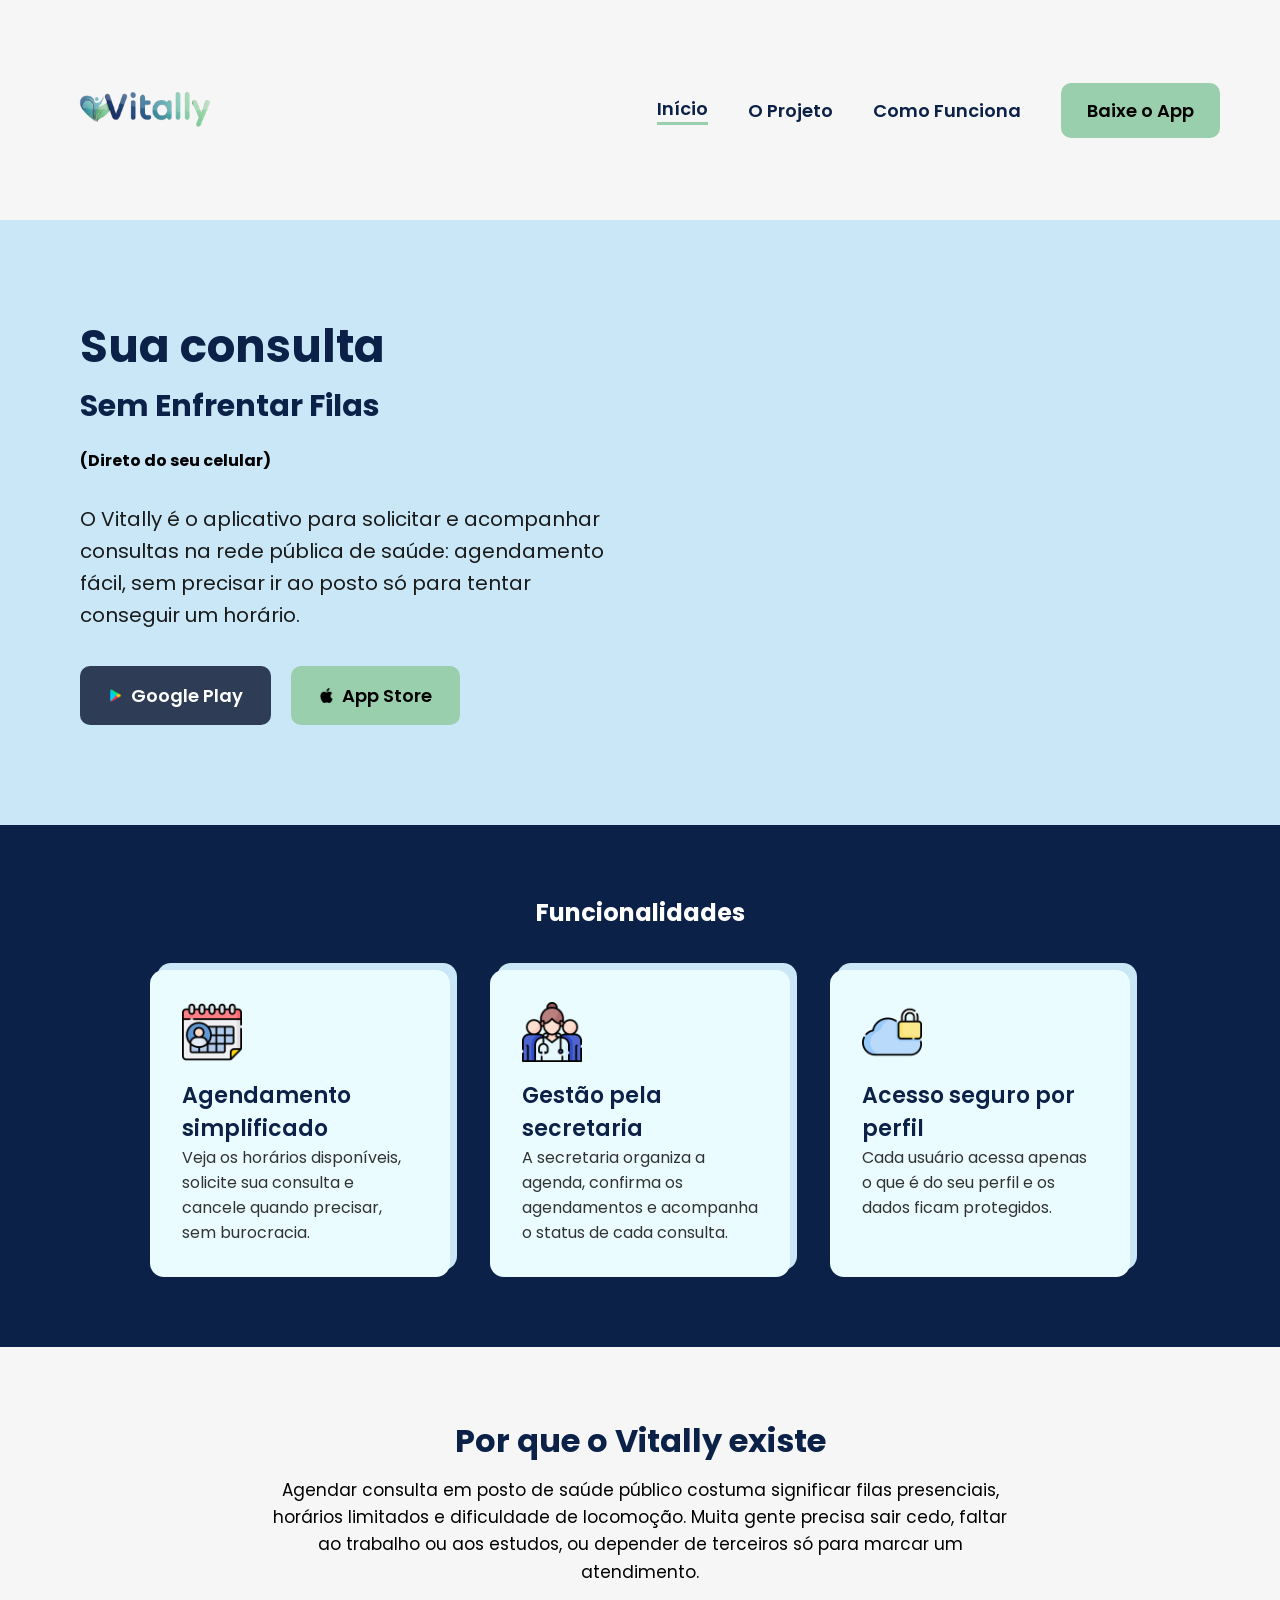
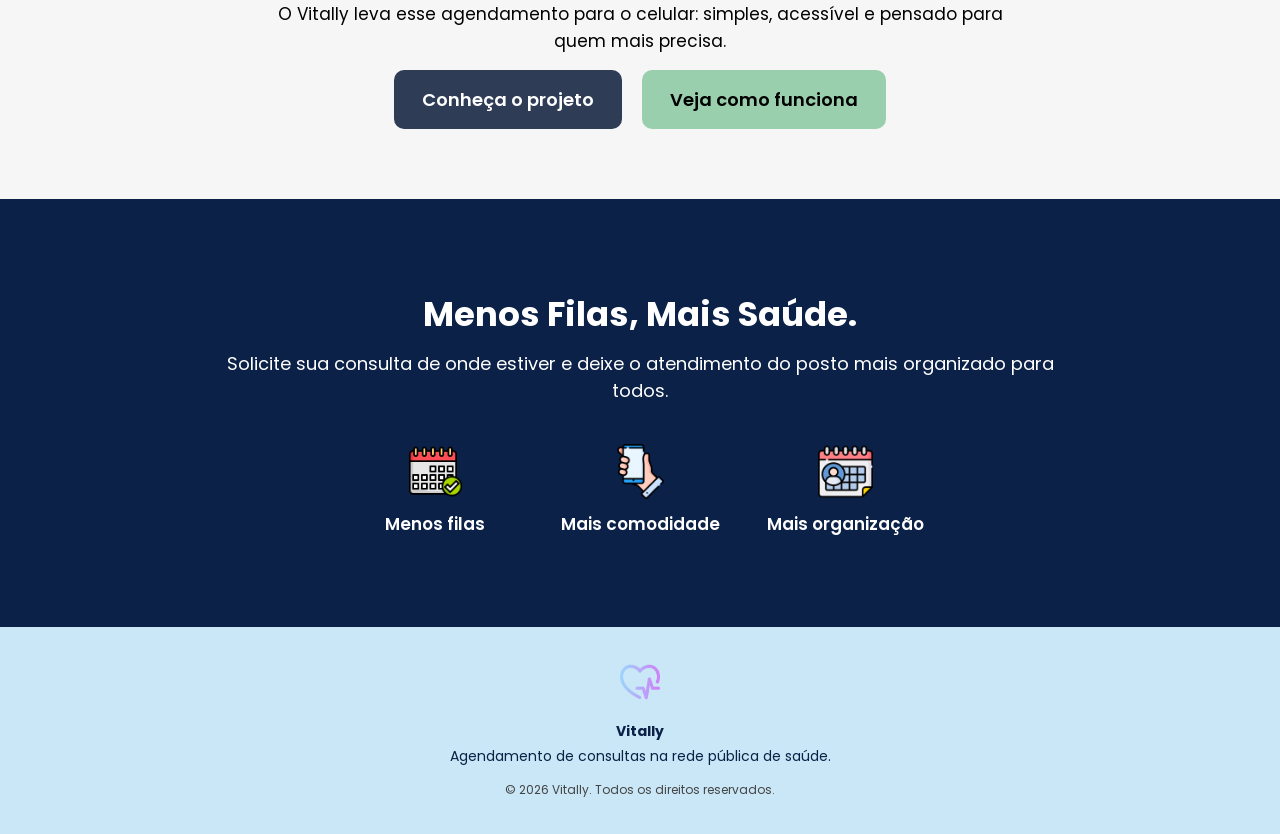
<file: index.html>
<!DOCTYPE html>
<html lang="pt-br">
  <head>
    <meta charset="UTF-8" />
    <meta name="viewport" content="width=device-width, initial-scale=1.0" />
    <meta name="description" content="Vitally: aplicativo para solicitar e acompanhar consultas na rede pública de saúde, sem filas." />
    <title>Vitally | Sua consulta sem enfrentar filas</title>
    <link
      rel="shortcut icon"
      href="img/frequencia-cardiaca.png"
      type="image/x-icon"
    />
    <link rel="stylesheet" href="style.css" />
    <link
      href="https://fonts.googleapis.com/css2?family=Poppins:wght@300;400;600;700&display=swap"
      rel="stylesheet"
    />
  </head>

  <body>
    <header class="header">
      <img src="img/logo vitally.png" alt="Vitally" class="logo" />

      <nav class="menu-desktop">
        <a href="index.html" class="atual">Início</a>
        <a href="projeto.html">O Projeto</a>
        <a href="agendamento.html">Como Funciona</a>
        <a href="index.html#baixar" class="btn-baixar">Baixe o App</a>
      </nav>

      <div id="menuBtn" class="menu-icon">☰</div>
    </header>

    <div class="fundo-menu"></div>

    <nav class="menu-lateral">
      <ul>
        <li><a href="index.html">Início</a></li>
        <li><a href="projeto.html">O Projeto</a></li>
        <li><a href="agendamento.html">Como Funciona</a></li>
        <li><a href="index.html#baixar">Baixe o App</a></li>
      </ul>
    </nav>

    <section class="destaque" id="inicio">
      <h2>Sua consulta <br /><strong>Sem Enfrentar Filas</strong></h2>
      <p><strong>(Direto do seu celular)</strong></p>
      <p class="descricao">
        O Vitally é o aplicativo para solicitar e acompanhar consultas na rede
        pública de saúde: agendamento fácil, sem precisar ir ao posto só para
        tentar conseguir um horário.
      </p>

      <div class="botoes" id="baixar">
        <a
          href="https://play.google.com/store/search?q=Vitally&c=apps&hl=pt_BR"
          target="_blank"
          class="google"
        >
          <img src="img/google-play.png" alt="logo" />
          Google Play
        </a>
        <a
          href="https://www.apple.com/br/app-store/"
          target="_blank"
          class="apple"
        >
          <img src="img/logotipo-da-apple.png" alt="logo" />
          App Store
        </a>
      </div>
    </section>

    <section class="func">
      <h2>Funcionalidades</h2>

      <div class="cards">
        <div class="card">
          <img src="img/agenda.png" alt="Agenda" class="icon" />
          <h3>Agendamento simplificado</h3>
          <p>Veja os horários disponíveis, solicite sua consulta e cancele quando precisar, sem burocracia.</p>
        </div>

        <div class="card">
          <img src="img/equipe-medica.png" alt="Equipe médica" class="icon" />
          <h3>Gestão pela secretaria</h3>
          <p>A secretaria organiza a agenda, confirma os agendamentos e acompanha o status de cada consulta.</p>
        </div>

        <div class="card">
          <img src="img/computacao-em-nuvem.png" alt="Nuvem com cadeado" class="icon" />
          <h3>Acesso seguro por perfil</h3>
          <p>Cada usuário acessa apenas o que é do seu perfil e os dados ficam protegidos.</p>
        </div>
      </div>
    </section>

    <section class="secao-clara">
      <h2 class="titulo-secao">Por que o Vitally existe</h2>
      <p class="texto-secao">
        Agendar consulta em posto de saúde público costuma significar filas
        presenciais, horários limitados e dificuldade de locomoção. Muita gente
        precisa sair cedo, faltar ao trabalho ou aos estudos, ou depender de
        terceiros só para marcar um atendimento.
      </p>
      <p class="texto-secao">
        O Vitally leva esse agendamento para o celular: simples, acessível e
        pensado para quem mais precisa.
      </p>

      <div class="botoes">
        <a href="projeto.html" class="botao botao-escuro">Conheça o projeto</a>
        <a href="agendamento.html" class="botao botao-verde">Veja como funciona</a>
      </div>
    </section>

    <section class="extra">
      <div class="extra-container">
        <h2 class="extra-titulo">Menos Filas, Mais Saúde.</h2>
        <p class="extra-subtitulo">
          Solicite sua consulta de onde estiver e deixe o atendimento do posto
          mais organizado para todos.
        </p>

        <div class="extra-cards">
          <div class="extra-card">
            <img src="img/calendario.png" alt="Calendário" class="extra-icon" />
            <p class="extra-card-text">Menos filas</p>
          </div>

          <div class="extra-card">
            <img src="img/smartphone.png" alt="Celular" class="extra-icon" />
            <p class="extra-card-text">Mais comodidade</p>
          </div>

          <div class="extra-card">
            <img src="img/agenda.png" alt="Agenda" class="extra-icon" />
            <p class="extra-card-text">Mais organização</p>
          </div>
        </div>
      </div>
    </section>

    <footer class="rodape">
      <img src="img/frequencia-cardiaca.png" alt="" />
      <p><strong>Vitally</strong></p>
      <p>Agendamento de consultas na rede pública de saúde.</p>
      <p class="copy">© 2026 Vitally. Todos os direitos reservados.</p>
    </footer>

    <script src="menu.js"></script>
  </body>
</html>
</file>
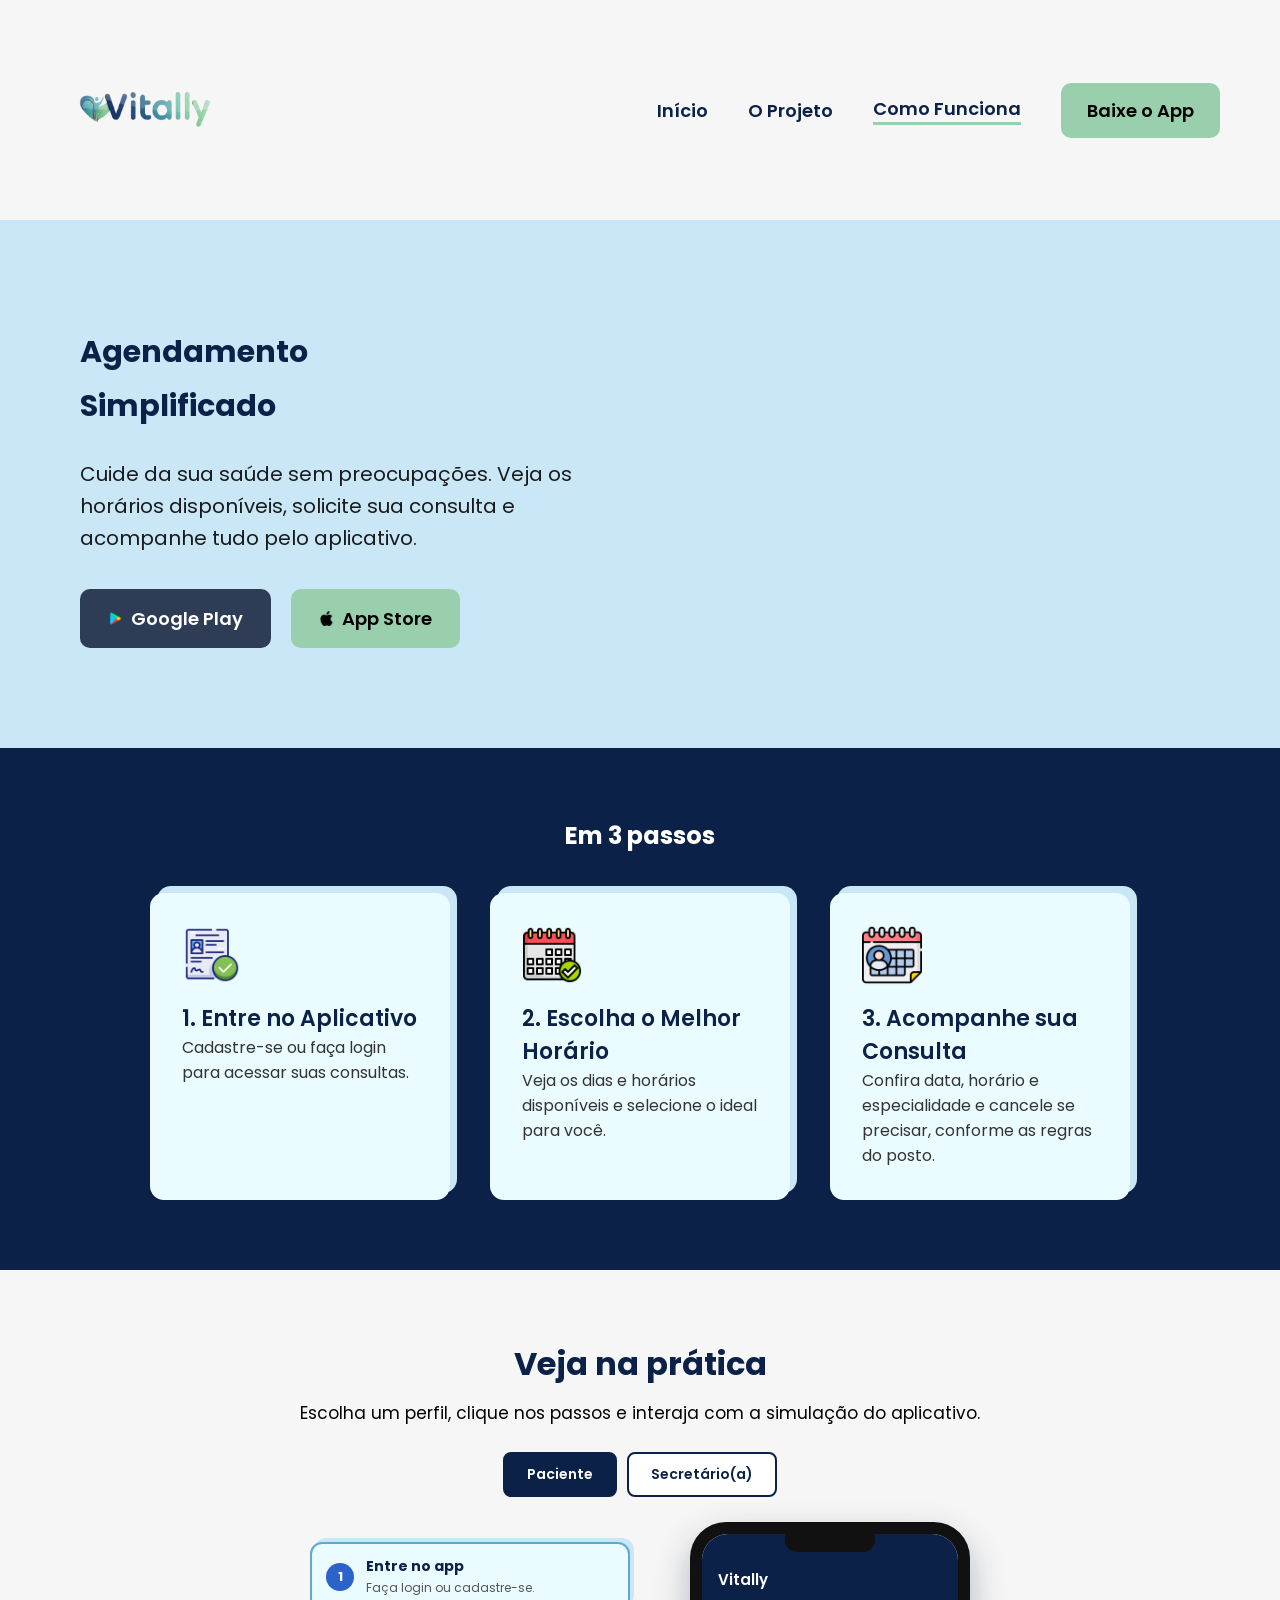
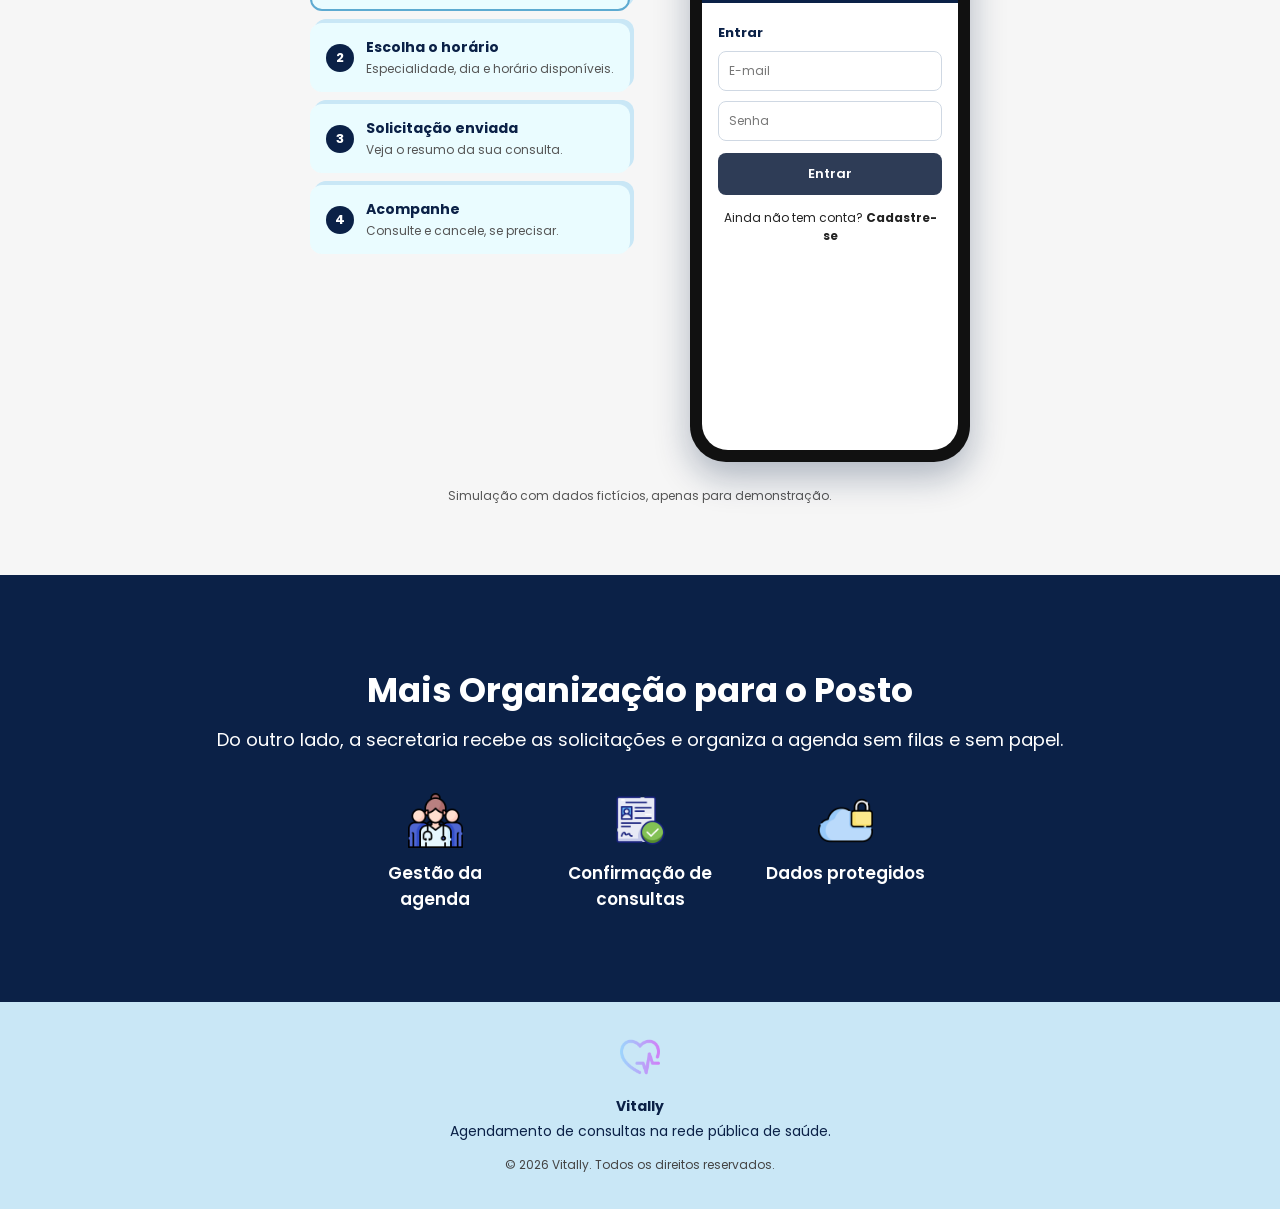
<file: agendamento.html>
<!DOCTYPE html>
<html lang="pt-br">
  <head>
    <meta charset="UTF-8" />
    <meta name="viewport" content="width=device-width, initial-scale=1.0" />
    <meta name="description" content="Veja na prática como o Vitally funciona para pacientes e secretários." />
    <title>Vitally | Como funciona</title>
    <link
      rel="shortcut icon"
      href="img/frequencia-cardiaca.png"
      type="image/x-icon"
    />
    <link rel="stylesheet" href="style.css" />
    <link
      href="https://fonts.googleapis.com/css2?family=Poppins:wght@300;400;600;700&display=swap"
      rel="stylesheet"
    />
  </head>

  <body>
    <header class="header">
      <img src="img/logo vitally.png" alt="Vitally" class="logo" />

      <nav class="menu-desktop">
        <a href="index.html">Início</a>
        <a href="projeto.html">O Projeto</a>
        <a href="agendamento.html" class="atual">Como Funciona</a>
        <a href="index.html#baixar" class="btn-baixar">Baixe o App</a>
      </nav>

      <div id="menuBtn" class="menu-icon">☰</div>
    </header>

    <div class="fundo-menu"></div>

    <nav class="menu-lateral">
      <ul>
        <li><a href="index.html">Início</a></li>
        <li><a href="projeto.html">O Projeto</a></li>
        <li><a href="agendamento.html">Como Funciona</a></li>
        <li><a href="index.html#baixar">Baixe o App</a></li>
      </ul>
    </nav>

    <section class="destaque">
      <h2><strong>Agendamento <br />Simplificado</strong></h2>

      <p class="descricao">
        Cuide da sua saúde sem preocupações. Veja os horários disponíveis,
        solicite sua consulta e acompanhe tudo pelo aplicativo.
      </p>

      <div class="botoes">
        <a
          href="https://play.google.com/store/search?q=Vitally&c=apps&hl=pt_BR"
          target="_blank"
          class="google"
        >
          <img src="img/google-play.png" alt="logo" />
          Google Play
        </a>
        <a
          href="https://www.apple.com/br/app-store/"
          target="_blank"
          class="apple"
        >
          <img src="img/logotipo-da-apple.png" alt="logo" />
          App Store
        </a>
      </div>
    </section>

    <section class="func">
      <h2>Em 3 passos</h2>

      <div class="cards">
        <div class="card">
          <img src="img/inscricao-confirmada.png" alt="Cadastro confirmado" class="icon" />
          <h3>1. Entre no Aplicativo</h3>
          <p>Cadastre-se ou faça login para acessar suas consultas.</p>
        </div>

        <div class="card">
          <img src="img/calendario.png" alt="Calendário" class="icon" />
          <h3>2. Escolha o Melhor Horário</h3>
          <p>Veja os dias e horários disponíveis e selecione o ideal para você.</p>
        </div>

        <div class="card">
          <img src="img/agenda.png" alt="Agenda" class="icon" />
          <h3>3. Acompanhe sua Consulta</h3>
          <p>Confira data, horário e especialidade e cancele se precisar, conforme as regras do posto.</p>
        </div>
      </div>
    </section>

    <section class="secao-clara" id="demonstracao">
      <h2 class="titulo-secao">Veja na prática</h2>
      <p class="texto-secao">
        Escolha um perfil, clique nos passos e interaja com a simulação do
        aplicativo.
      </p>

      <div class="abas">
        <button class="aba ativa" data-perfil="paciente">Paciente</button>
        <button class="aba" data-perfil="secretaria">Secretário(a)</button>
      </div>

      <div class="demo">
        <div class="lista-passos">
          <ol class="passos" data-perfil="paciente">
            <li>
              <button class="passo ativo" data-tela="t-login">
                <b>1</b>
                <span><strong>Entre no app</strong><small>Faça login ou cadastre-se.</small></span>
              </button>
            </li>
            <li>
              <button class="passo" data-tela="t-horarios">
                <b>2</b>
                <span><strong>Escolha o horário</strong><small>Especialidade, dia e horário disponíveis.</small></span>
              </button>
            </li>
            <li>
              <button class="passo" data-tela="t-confirmacao">
                <b>3</b>
                <span><strong>Solicitação enviada</strong><small>Veja o resumo da sua consulta.</small></span>
              </button>
            </li>
            <li>
              <button class="passo" data-tela="t-consultas">
                <b>4</b>
                <span><strong>Acompanhe</strong><small>Consulte e cancele, se precisar.</small></span>
              </button>
            </li>
          </ol>

          <ol class="passos oculto" data-perfil="secretaria">
            <li>
              <button class="passo ativo" data-tela="t-solicitacoes">
                <b>1</b>
                <span><strong>Solicitações</strong><small>Confirme os pedidos dos pacientes.</small></span>
              </button>
            </li>
            <li>
              <button class="passo" data-tela="t-agenda">
                <b>2</b>
                <span><strong>Agenda do dia</strong><small>Veja os atendimentos organizados.</small></span>
              </button>
            </li>
            <li>
              <button class="passo" data-tela="t-pacientes">
                <b>3</b>
                <span><strong>Pacientes</strong><small>Cadastre e gerencie pacientes.</small></span>
              </button>
            </li>
            <li>
              <button class="passo" data-tela="t-resumo">
                <b>4</b>
                <span><strong>Resumo</strong><small>Agendadas, canceladas e realizadas.</small></span>
              </button>
            </li>
          </ol>
        </div>

        <div class="celular">
          <div class="tela-area">

            <!-- PACIENTE -->
            <div class="tela ativa" id="t-login">
              <div class="app-topo">Vitally</div>
              <div class="app-corpo">
                <h4>Entrar</h4>
                <div class="campo">E-mail</div>
                <div class="campo">Senha</div>
                <button class="btn-app" data-ir="t-horarios">Entrar</button>
                <p style="margin-top: 14px; text-align: center">
                  Ainda não tem conta? <strong>Cadastre-se</strong>
                </p>
              </div>
            </div>

            <div class="tela" id="t-horarios">
              <div class="app-topo">Agendar consulta</div>
              <div class="app-corpo">
                <h4>Especialidade</h4>
                <div class="chips" id="g-especialidade">
                  <button class="chip sel">Clínico geral</button>
                  <button class="chip">Pediatria</button>
                  <button class="chip">Cardiologia</button>
                  <button class="chip">Ginecologia</button>
                </div>

                <h4>Dia</h4>
                <div class="chips" id="g-dia">
                  <button class="chip sel">Seg 30/11</button>
                  <button class="chip">Ter 01/12</button>
                  <button class="chip">Qua 02/12</button>
                </div>

                <h4>Horários disponíveis</h4>
                <div class="chips" id="g-horario">
                  <button class="chip">08:00</button>
                  <button class="chip">09:30</button>
                  <button class="chip">10:30</button>
                  <button class="chip">14:00</button>
                </div>

                <button class="btn-app" id="btnSolicitar" data-ir="t-confirmacao" disabled>
                  Solicitar consulta
                </button>
              </div>
            </div>

            <div class="tela" id="t-confirmacao">
              <div class="app-topo">Consulta solicitada</div>
              <div class="app-corpo">
                <div class="confirmacao">✓</div>
                <h4 style="text-align: center">Tudo certo!</h4>
                <div class="resumo">
                  <strong>Especialidade:</strong> <span id="res-esp">Clínico geral</span><br />
                  <strong>Dia:</strong> <span id="res-dia">Seg 30/11</span><br />
                  <strong>Horário:</strong> <span id="res-hora">08:00</span><br />
                  <strong>Status:</strong> <span class="status">Aguardando confirmação</span>
                </div>
                <button class="btn-app" data-ir="t-consultas">Ver minhas consultas</button>
              </div>
            </div>

            <div class="tela" id="t-consultas">
              <div class="app-topo">Minhas consultas</div>
              <div class="app-corpo">
                <div class="item-lista">
                  <div>
                    <strong id="nova-titulo">Clínico geral</strong>
                    <span id="nova-info">Seg 30/11 · 08:00</span>
                  </div>
                  <div class="acoes">
                    <span class="status">Aguardando</span>
                    <button class="mini-btn claro cancelar">Cancelar</button>
                  </div>
                </div>

                <div class="item-lista">
                  <div>
                    <strong>Cardiologia</strong>
                    <span>Qua 02/12 · 14:00</span>
                  </div>
                  <div class="acoes">
                    <span class="status ok">Confirmada</span>
                    <button class="mini-btn claro cancelar">Cancelar</button>
                  </div>
                </div>
              </div>
            </div>

            <!-- SECRETÁRIO(A) -->
            <div class="tela" id="t-solicitacoes">
              <div class="app-topo">Solicitações</div>
              <div class="app-corpo">
                <div class="item-lista">
                  <div><strong>Maria S.</strong><span>Clínico geral · Seg 30/11 · 08:00</span></div>
                  <div class="acoes">
                    <span class="status">Pendente</span>
                    <button class="mini-btn confirmar">Confirmar</button>
                  </div>
                </div>
                <div class="item-lista">
                  <div><strong>João P.</strong><span>Pediatria · Seg 30/11 · 09:30</span></div>
                  <div class="acoes">
                    <span class="status">Pendente</span>
                    <button class="mini-btn confirmar">Confirmar</button>
                  </div>
                </div>
                <div class="item-lista">
                  <div><strong>Ana L.</strong><span>Cardiologia · Qua 02/12 · 14:00</span></div>
                  <div class="acoes">
                    <span class="status">Pendente</span>
                    <button class="mini-btn confirmar">Confirmar</button>
                  </div>
                </div>
              </div>
            </div>

            <div class="tela" id="t-agenda">
              <div class="app-topo">Agenda do dia</div>
              <div class="app-corpo">
                <div class="item-lista">
                  <div><strong>08:00 · Maria S.</strong><span>Clínico geral</span></div>
                  <span class="status ok">Confirmada</span>
                </div>
                <div class="item-lista">
                  <div><strong>09:30 · João P.</strong><span>Pediatria</span></div>
                  <span class="status">Aguardando</span>
                </div>
                <div class="item-lista">
                  <div><strong>14:00 · Ana L.</strong><span>Cardiologia</span></div>
                  <span class="status ok">Confirmada</span>
                </div>
              </div>
            </div>

            <div class="tela" id="t-pacientes">
              <div class="app-topo">Pacientes</div>
              <div class="app-corpo">
                <div class="item-lista">
                  <div><strong>Maria S.</strong><span>Cadastro atualizado</span></div>
                </div>
                <div class="item-lista">
                  <div><strong>João P.</strong><span>Cadastro atualizado</span></div>
                </div>
                <div class="item-lista">
                  <div><strong>Ana L.</strong><span>Cadastro atualizado</span></div>
                </div>
                <button class="btn-app">+ Cadastrar paciente</button>
              </div>
            </div>

            <div class="tela" id="t-resumo">
              <div class="app-topo">Resumo</div>
              <div class="app-corpo">
                <div class="contadores">
                  <div class="contador"><strong>12</strong>Agendadas</div>
                  <div class="contador"><strong>3</strong>Canceladas</div>
                  <div class="contador"><strong>28</strong>Realizadas</div>
                </div>
                <p>
                  Acompanhe a quantidade de consultas agendadas, canceladas e
                  realizadas no posto.
                </p>
              </div>
            </div>

          </div>
        </div>
      </div>

      <p class="aviso-demo">Simulação com dados fictícios, apenas para demonstração.</p>
    </section>

    <section class="extra">
      <div class="extra-container">
        <h2 class="extra-titulo">Mais Organização para o Posto</h2>
        <p class="extra-subtitulo">
          Do outro lado, a secretaria recebe as solicitações e organiza a
          agenda sem filas e sem papel.
        </p>

        <div class="extra-cards">
          <div class="extra-card">
            <img src="img/equipe-medica.png" alt="Equipe médica" class="extra-icon" />
            <p class="extra-card-text">Gestão da agenda</p>
          </div>

          <div class="extra-card">
            <img src="img/inscricao-confirmada.png" alt="Confirmação" class="extra-icon" />
            <p class="extra-card-text">Confirmação de consultas</p>
          </div>

          <div class="extra-card">
            <img src="img/computacao-em-nuvem.png" alt="Nuvem com cadeado" class="extra-icon" />
            <p class="extra-card-text">Dados protegidos</p>
          </div>
        </div>
      </div>
    </section>

    <footer class="rodape">
      <img src="img/frequencia-cardiaca.png" alt="" />
      <p><strong>Vitally</strong></p>
      <p>Agendamento de consultas na rede pública de saúde.</p>
      <p class="copy">© 2026 Vitally. Todos os direitos reservados.</p>
    </footer>

    <script src="menu.js"></script>
    <script src="demo.js"></script>
  </body>
</html>
</file>
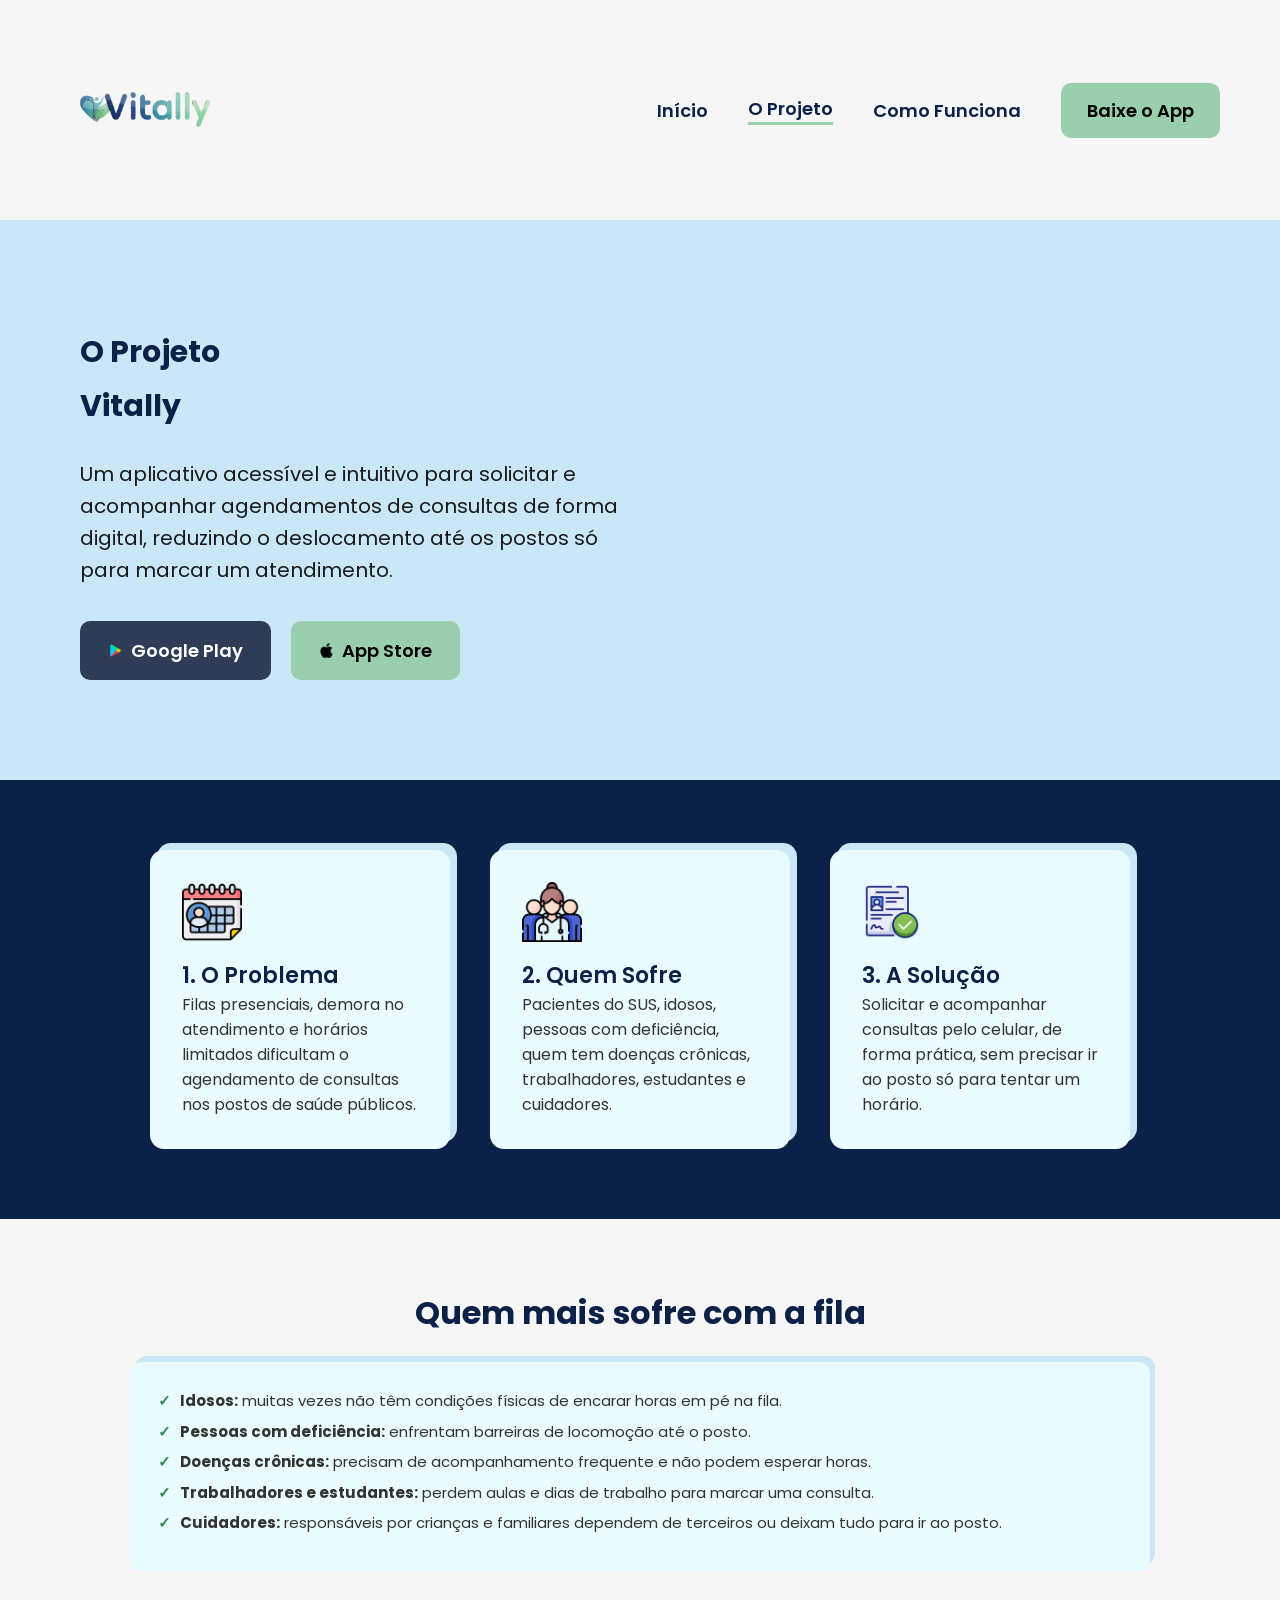
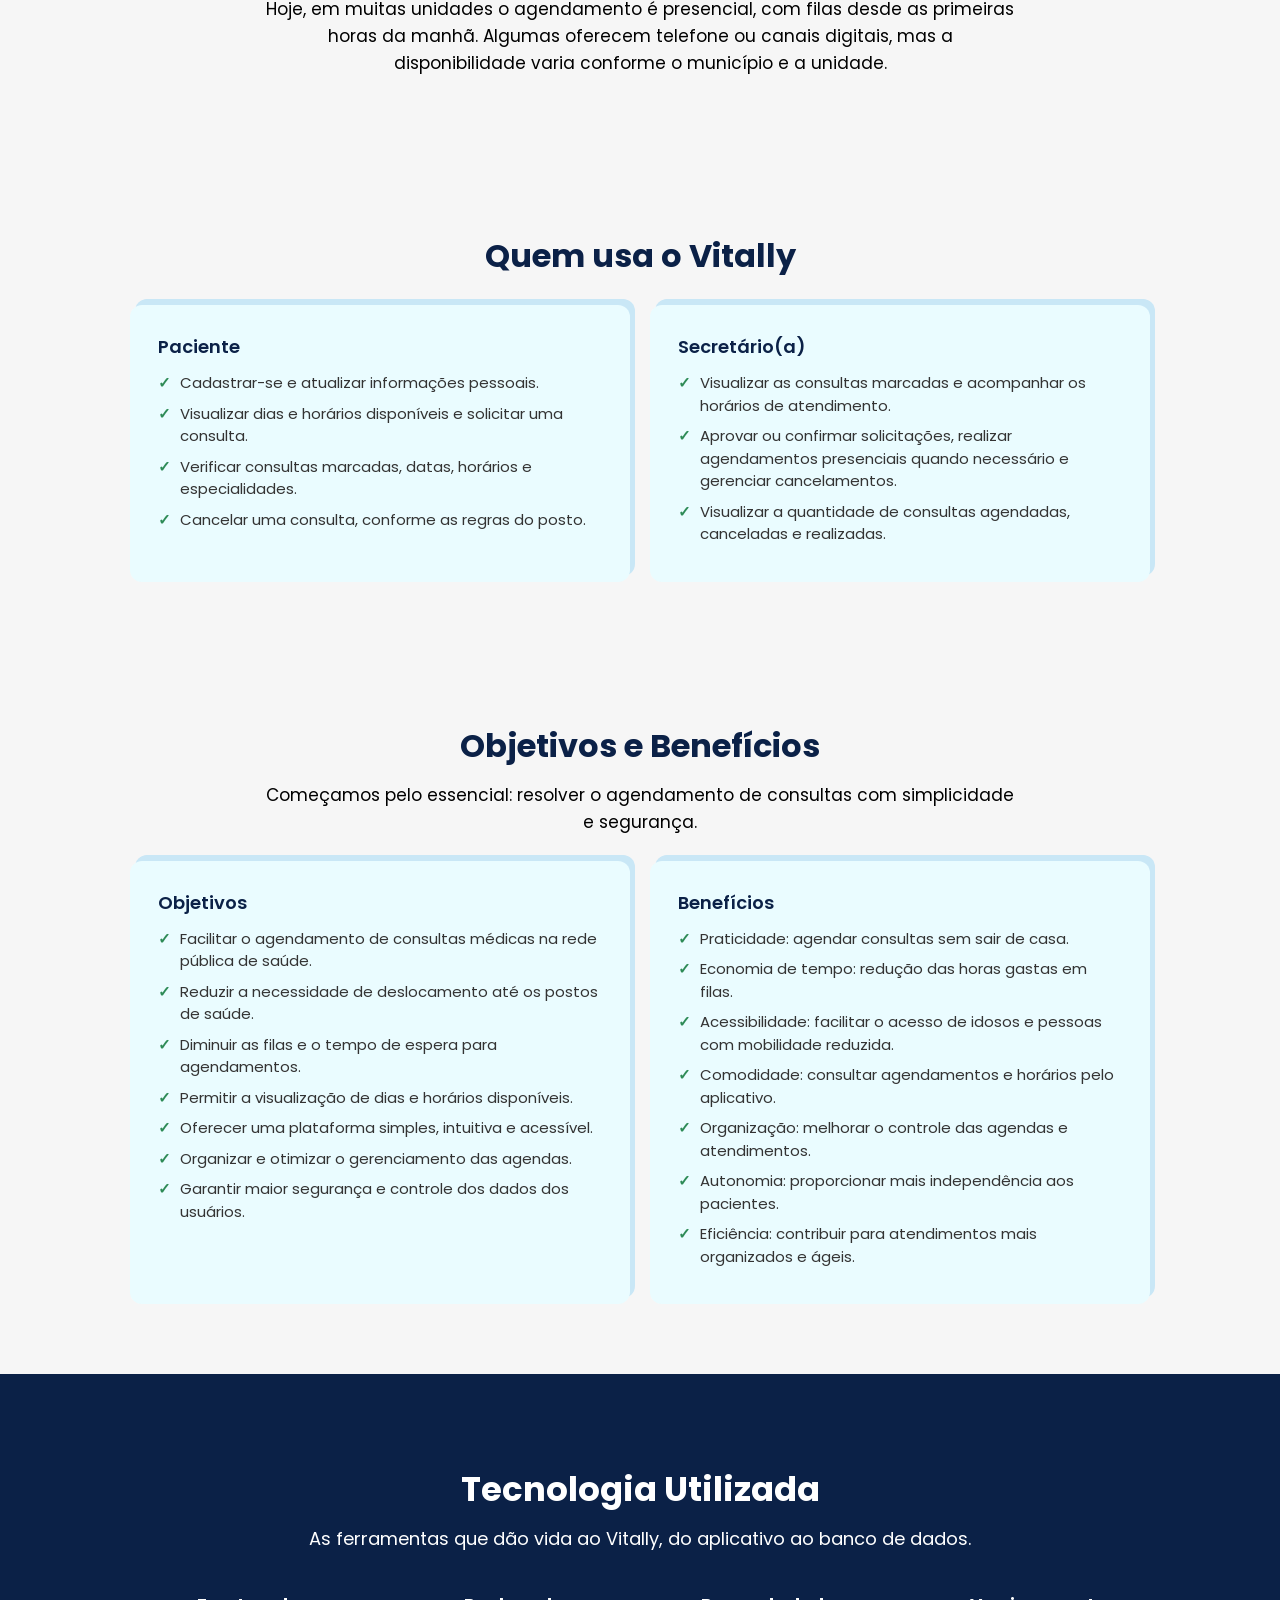
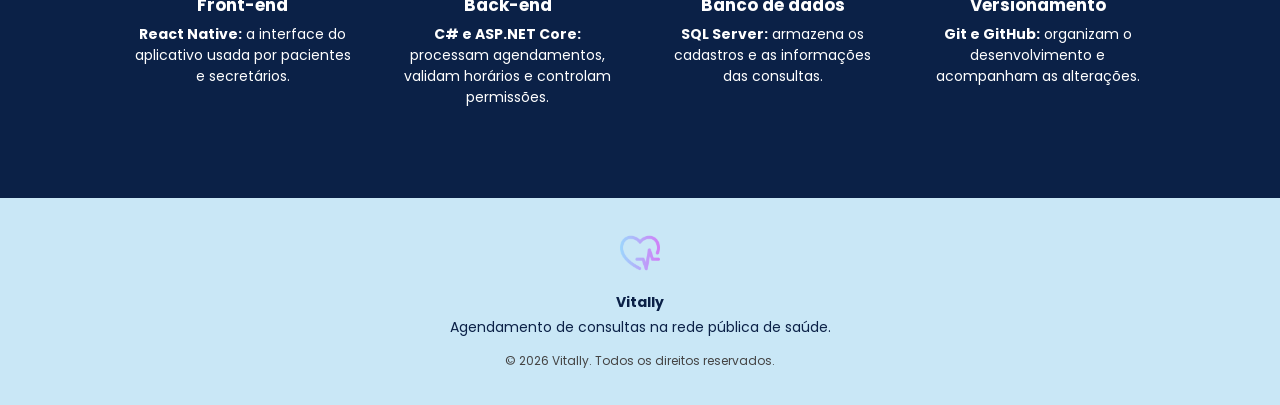
<file: projeto.html>
<!DOCTYPE html>
<html lang="pt-br">
  <head>
    <meta charset="UTF-8" />
    <meta name="viewport" content="width=device-width, initial-scale=1.0" />
    <meta name="description" content="Conheça o problema, a solução, o escopo, os requisitos e a tecnologia do projeto Vitally." />
    <title>Vitally | O Projeto</title>
    <link
      rel="shortcut icon"
      href="img/frequencia-cardiaca.png"
      type="image/x-icon"
    />
    <link rel="stylesheet" href="style.css" />
    <link
      href="https://fonts.googleapis.com/css2?family=Poppins:wght@300;400;600;700&display=swap"
      rel="stylesheet"
    />
  </head>

  <body>
    <header class="header">
      <img src="img/logo vitally.png" alt="Vitally" class="logo" />

      <nav class="menu-desktop">
        <a href="index.html">Início</a>
        <a href="projeto.html" class="atual">O Projeto</a>
        <a href="agendamento.html">Como Funciona</a>
        <a href="index.html#baixar" class="btn-baixar">Baixe o App</a>
      </nav>

      <div id="menuBtn" class="menu-icon">☰</div>
    </header>

    <div class="fundo-menu"></div>

    <nav class="menu-lateral">
      <ul>
        <li><a href="index.html">Início</a></li>
        <li><a href="projeto.html">O Projeto</a></li>
        <li><a href="agendamento.html">Como Funciona</a></li>
        <li><a href="index.html#baixar">Baixe o App</a></li>
      </ul>
    </nav>

    <section class="destaque">
      <h2><strong>O Projeto <br />Vitally</strong></h2>

      <p class="descricao">
        Um aplicativo acessível e intuitivo para solicitar e acompanhar
        agendamentos de consultas de forma digital, reduzindo o deslocamento
        até os postos só para marcar um atendimento.
      </p>

      <div class="botoes">
        <a
          href="https://play.google.com/store/search?q=Vitally&c=apps&hl=pt_BR"
          target="_blank"
          class="google"
        >
          <img src="img/google-play.png" alt="logo" />
          Google Play
        </a>
        <a
          href="https://www.apple.com/br/app-store/"
          target="_blank"
          class="apple"
        >
          <img src="img/logotipo-da-apple.png" alt="logo" />
          App Store
        </a>
      </div>
    </section>

    <section class="func">
      <div class="cards">
        <div class="card">
          <img src="img/agenda.png" alt="Agenda" class="icon" />
          <h3>1. O Problema</h3>
          <p>Filas presenciais, demora no atendimento e horários limitados dificultam o agendamento de consultas nos postos de saúde públicos.</p>
        </div>

        <div class="card">
          <img src="img/equipe-medica.png" alt="Equipe médica" class="icon" />
          <h3>2. Quem Sofre</h3>
          <p>Pacientes do SUS, idosos, pessoas com deficiência, quem tem doenças crônicas, trabalhadores, estudantes e cuidadores.</p>
        </div>

        <div class="card">
          <img src="img/inscricao-confirmada.png" alt="Cadastro confirmado" class="icon" />
          <h3>3. A Solução</h3>
          <p>Solicitar e acompanhar consultas pelo celular, de forma prática, sem precisar ir ao posto só para tentar um horário.</p>
        </div>
      </div>
    </section>

    <section class="secao-clara">
      <h2 class="titulo-secao">Quem mais sofre com a fila</h2>
      <div class="colunas">
        <div class="caixa">
          <ul class="lista">
            <li><strong>Idosos:</strong> muitas vezes não têm condições físicas de encarar horas em pé na fila.</li>
            <li><strong>Pessoas com deficiência:</strong> enfrentam barreiras de locomoção até o posto.</li>
            <li><strong>Doenças crônicas:</strong> precisam de acompanhamento frequente e não podem esperar horas.</li>
            <li><strong>Trabalhadores e estudantes:</strong> perdem aulas e dias de trabalho para marcar uma consulta.</li>
            <li><strong>Cuidadores:</strong> responsáveis por crianças e familiares dependem de terceiros ou deixam tudo para ir ao posto.</li>
          </ul>
        </div>
      </div>
      <p class="texto-secao" style="margin-top: 25px">
        Hoje, em muitas unidades o agendamento é presencial, com filas desde as
        primeiras horas da manhã. Algumas oferecem telefone ou canais digitais,
        mas a disponibilidade varia conforme o município e a unidade.
      </p>
    </section>

    <section class="secao-clara">
      <h2 class="titulo-secao">Quem usa o Vitally</h2>
      <div class="colunas">
        <div class="caixa">
          <h3>Paciente</h3>
          <ul class="lista">
            <li>Cadastrar-se e atualizar informações pessoais.</li>
            <li>Visualizar dias e horários disponíveis e solicitar uma consulta.</li>
            <li>Verificar consultas marcadas, datas, horários e especialidades.</li>
            <li>Cancelar uma consulta, conforme as regras do posto.</li>
          </ul>
        </div>

        <div class="caixa">
          <h3>Secretário(a)</h3>
          <ul class="lista">
            <li>Visualizar as consultas marcadas e acompanhar os horários de atendimento.</li>
            <li>Aprovar ou confirmar solicitações, realizar agendamentos presenciais quando necessário e gerenciar cancelamentos.</li>
            <li>Visualizar a quantidade de consultas agendadas, canceladas e realizadas.</li>
          </ul>
        </div>
      </div>
    </section>

    <section class="secao-clara">
      <h2 class="titulo-secao">Objetivos e Benefícios</h2>
      <p class="texto-secao">
        Começamos pelo essencial: resolver o agendamento de consultas com
        simplicidade e segurança.
      </p>

      <div class="colunas">
        <div class="caixa">
          <h3>Objetivos</h3>
          <ul class="lista">
            <li>Facilitar o agendamento de consultas médicas na rede pública de saúde.</li>
            <li>Reduzir a necessidade de deslocamento até os postos de saúde.</li>
            <li>Diminuir as filas e o tempo de espera para agendamentos.</li>
            <li>Permitir a visualização de dias e horários disponíveis.</li>
            <li>Oferecer uma plataforma simples, intuitiva e acessível.</li>
            <li>Organizar e otimizar o gerenciamento das agendas.</li>
            <li>Garantir maior segurança e controle dos dados dos usuários.</li>
          </ul>
        </div>

        <div class="caixa">
          <h3>Benefícios</h3>
          <ul class="lista">
            <li>Praticidade: agendar consultas sem sair de casa.</li>
            <li>Economia de tempo: redução das horas gastas em filas.</li>
            <li>Acessibilidade: facilitar o acesso de idosos e pessoas com mobilidade reduzida.</li>
            <li>Comodidade: consultar agendamentos e horários pelo aplicativo.</li>
            <li>Organização: melhorar o controle das agendas e atendimentos.</li>
            <li>Autonomia: proporcionar mais independência aos pacientes.</li>
            <li>Eficiência: contribuir para atendimentos mais organizados e ágeis.</li>
          </ul>
        </div>
      </div>
    </section>

    <section class="extra">
      <div class="extra-container">
        <h2 class="extra-titulo">Tecnologia Utilizada</h2>
        <p class="extra-subtitulo">
          As ferramentas que dão vida ao Vitally, do aplicativo ao banco de
          dados.
        </p>

        <div class="extra-cards">
          <div class="extra-card texto">
            <h3>Front-end</h3>
            <p><strong>React Native:</strong> a interface do aplicativo usada por pacientes e secretários.</p>
          </div>

          <div class="extra-card texto">
            <h3>Back-end</h3>
            <p><strong>C# e ASP.NET Core:</strong> processam agendamentos, validam horários e controlam permissões.</p>
          </div>

          <div class="extra-card texto">
            <h3>Banco de dados</h3>
            <p><strong>SQL Server:</strong> armazena os cadastros e as informações das consultas.</p>
          </div>

          <div class="extra-card texto">
            <h3>Versionamento</h3>
            <p><strong>Git e GitHub:</strong> organizam o desenvolvimento e acompanham as alterações.</p>
          </div>
        </div>
      </div>
    </section>

    <footer class="rodape">
      <img src="img/frequencia-cardiaca.png" alt="" />
      <p><strong>Vitally</strong></p>
      <p>Agendamento de consultas na rede pública de saúde.</p>
      <p class="copy">© 2026 Vitally. Todos os direitos reservados.</p>
    </footer>

    <script src="menu.js"></script>
  </body>
</html>
</file>
<file: style.css>
* {
  padding: 0;
  margin: 0;
  box-sizing: border-box;
  font-family: "Poppins", sans-serif;
}

body {
  background: #f6f6f6;
}

.header {
  display: flex;
  justify-content: space-between;
  padding: 10px 20px;
  align-items: center;
}

.logo {
  width: 120px;
  height: auto;
  display: block;
}

.menu-icon {
  font-size: 32px;
  cursor: pointer;
  user-select: none;
  display: block;
}

.menu-lateral {
  position: fixed;
  top: 0;
  right: -200px;
  width: 200px;
  height: 100vh;
  background: #0b2147;
  padding-top: 80px;
  transition: right 0.35s ease;
}

.menu-lateral ul {
  list-style: none;
}

.menu-lateral ul li {
  margin: 20px 0;
}

.menu-lateral ul li a {
  color: #fff;
  font-size: 18px;
  padding: 10px 20px;
  display: block;
  text-decoration: none;
}

.menu-lateral.ativo {
  right: 0;
}

.fundo-menu {
  position: fixed;
  top: 0;
  left: 0;
  width: 100%;
  height: 100%;
  background: rgba(0, 0, 0, 0.4);
  opacity: 0;
  pointer-events: none;
  transition: 0.3s ease;
}

.fundo-menu.ativo {
  opacity: 1;
  pointer-events: all;
}

.destaque {
  background: #c9e7f6;
  padding: 40px 20px;
  text-align: left;
}

.destaque h2 {
  font-size: 28px;
  color: #0b2147;
  font-weight: 600;
}

.destaque h2 strong {
  font-size: 30px;
}

.destaque .descricao {
  margin-top: 10px;
  font-size: 15px;
  color: #1a1a1a;
}

.botoes {
  margin-top: 25px;
  display: flex;
  gap: 15px;
}

.botoes img {
  width: 15px;
  height: 15px;
}

.google,
.apple {
  padding: 12px 20px;
  border-radius: 8px;
  font-weight: 600;
  cursor: pointer;
  font-size: 14px;
  display: flex;
  align-items: center;
  justify-content: center;
  gap: 8px;
  text-decoration: none;
}

.google {
  background: #2e3c56;
  color: #fff;
}

.google:hover {
  background: #2c63ca;
}

.apple {
  background: #99cfac;
  color: #000;
}

.apple:hover {
  background: #8efd98;
}

.func {
  background: #0b2147;
  padding: 40px 20px;
  color: #fff;
  text-align: center;
}

.func h2 {
  margin-bottom: 40px;
}

.cards {
  display: flex;
  flex-direction: column;
  gap: 20px;
}

.card {
  background: #eafcff;
  color: #000;
  border-radius: 12px;
  padding: 20px;
  text-align: left;
  box-shadow: 5px -6px 0px 0px #c9e7f6;
  transition: transform 0.3s ease;
}

.card:hover {
  border: 2px solid #5daad1;
  transform: translateX(5px);
}

.card .icon {
  width: 45px;
  margin-bottom: 10px;
}

.card h3 {
  font-size: 18px;
  font-weight: 600;
  color: #0b2147;
}

.card p {
  font-size: 14px;
  color: #333;
}

.extra {
  display: block;
  background: #0b2147;
  padding: 40px 20px;
  color: white;
  text-align: center;
}

.menu-desktop {
  display: none;
}

@media screen and (min-width: 768px) {
  .extra {
    display: block;
  }

  .menu-desktop {
    display: flex;
    gap: 25px;
    align-items: center;
  }

  .menu-desktop a {
    text-decoration: none;
    color: #0b2147;
    font-size: 16px;
    font-weight: 600;
    transition: 0.2s;
  }

  .menu-desktop a:hover {
    background: #e5e5e5c1;
    padding: 10px;
    border-radius: 5px;
  }

  .menu-desktop .btn-baixar {
    background: #99cfac;
    padding: 10px 18px;
    border-radius: 8px;
    color: #000 ;
  }

  .menu-desktop .btn-baixar:hover {
    background: #8efd98;
    padding: 20px 25px 20px 25px;
    border-radius: 15px;
    transition: 0.2s;
  }

  .menu-icon {
    display: none;
  }

  .menu-lateral,
  .fundo-menu {
    display: none;
  }
}

.extra-container {
  max-width: 1100px;
  margin: auto;
}

.extra-titulo {
  font-size: 26px;
  font-weight: 700;
  margin-bottom: 10px;
}

.extra-subtitulo {
  font-size: 15px;
  max-width: 650px;
  margin: 0 auto 40px;
  line-height: 1.5;
}

.extra-cards {
  display: flex;
  justify-content: center;
  gap: 45px;
  flex-wrap: wrap;
}

.extra-card {
  display: flex;
  flex-direction: column;
  align-items: center;
  width: 160px;
}

.extra-icon {
  width: 55px;
  height: auto;
  margin-bottom: 12px;
}

.extra-card-text {
  font-size: 15px;
  font-weight: 600;
}

@media screen and (min-width: 1024px) {
  .header {
    padding: 25px 60px;
  }

  .logo {
    width: 170px;
  }

  .menu-icon,
  .menu-lateral,
  .fundo-menu {
    display: none !important;
  }

  .menu-desktop {
    display: flex;
    gap: 40px;
    align-items: center;
  }

  .menu-desktop a {
    font-size: 18px;
  }

  .menu-desktop .btn-baixar {
    padding: 14px 26px;
    border-radius: 10px;
  }

  .destaque {
    background: #c9e7f6;
    padding: 100px 80px;
    display: flex;
    flex-direction: column;
    align-items: flex-start;
    gap: 20px;
    text-align: left;
  }

  .destaque h2 {
    font-size: 45px;
    line-height: 1.2;
    color: #0b2147;
    font-weight: 700;
  }

  .destaque .subinfo {
    font-size: 18px;
    font-weight: 600;
    margin-top: -10px;
    color: #0b2147;
  }

  .destaque .descricao {
    margin-top: 10px;
    font-size: 20px;
    max-width: 550px;
    line-height: 1.6;
    color: #1a1a1a;
  }

  .botoes {
    margin-top: 15px;
    display: flex;
    gap: 20px;
  }

  .botoes a {
    font-size: 18px;
    padding: 16px 28px;
    border-radius: 10px;
  }

  .func {
    padding: 70px 60px;
  }

  .cards {
    flex-direction: row;
    justify-content: center;
    gap: 40px;
  }

  .card {
    width: 300px;
    padding: 32px;
    border-radius: 14px;
    box-shadow: 7px -7px 0px 0px #c9e7f6;
  }

  .card .icon {
    width: 60px;
  }

  .card h3 {
    font-size: 22px;
  }

  .card p {
    font-size: 16px;
  }

  .extra {
    padding: 90px 60px;
  }

  .extra-titulo {
    font-size: 34px;
  }

  .extra-subtitulo {
    font-size: 18px;
    max-width: 850px;
  }

  .extra-card-text {
    font-size: 17px;
  }
}

.menu-desktop a.atual {
  border-bottom: 3px solid #99cfac;
}

.botao {
  padding: 12px 20px;
  border-radius: 8px;
  font-weight: 600;
  font-size: 14px;
  text-decoration: none;
  display: inline-block;
  transition: 0.2s;
}

.botao-escuro {
  background: #2e3c56;
  color: #fff;
}

.botao-escuro:hover {
  background: #2c63ca;
}

.botao-verde {
  background: #99cfac;
  color: #000;
}

.botao-verde:hover {
  background: #8efd98;
}

.secao-clara {
  max-width: 1100px;
  margin: auto;
  padding: 50px 20px;
}

.titulo-secao {
  font-size: 26px;
  font-weight: 700;
  color: #0b2147;
  text-align: center;
  margin-bottom: 12px;
}

.texto-secao {
  font-size: 15px;
  line-height: 1.6;
  max-width: 750px;
  margin: 0 auto 15px;
  text-align: center;
}

.secao-clara .botoes {
  justify-content: center;
}

.colunas {
  display: flex;
  flex-wrap: wrap;
  gap: 20px;
  margin-top: 25px;
}

.caixa {
  flex: 1 1 300px;
  background: #eafcff;
  border-radius: 12px;
  padding: 22px;
  box-shadow: 5px -6px 0px 0px #c9e7f6;
}

.caixa h3 {
  font-size: 18px;
  font-weight: 600;
  color: #0b2147;
  margin-bottom: 12px;
}

.legenda {
  font-size: 13px;
  color: #555;
  margin: -6px 0 12px;
}

.lista {
  list-style: none;
}

.lista li {
  font-size: 14px;
  line-height: 1.5;
  color: #333;
  padding-left: 22px;
  position: relative;
  margin-bottom: 8px;
}

.lista li::before {
  content: "✓";
  position: absolute;
  left: 0;
  color: #2e8b57;
  font-weight: 700;
}

.lista.fora li::before {
  content: "✕";
  color: #c0392b;
}

.lista.requisitos li {
  padding-left: 0;
}

.lista.requisitos li::before {
  content: none;
}

.lista.requisitos strong {
  display: inline-block;
  min-width: 52px;
  margin-right: 6px;
  color: #0b2147;
}

.extra-card.texto {
  width: 220px;
  text-align: center;
}

.extra-card.texto h3 {
  font-size: 17px;
  margin-bottom: 6px;
}

.extra-card.texto p {
  font-size: 14px;
  line-height: 1.5;
}

.rodape {
  background: #c9e7f6;
  color: #0b2147;
  text-align: center;
  padding: 35px 20px;
}

.rodape img {
  width: 40px;
  margin-bottom: 8px;
}

.rodape p {
  font-size: 14px;
  margin-top: 4px;
}

.rodape .copy {
  font-size: 12px;
  margin-top: 14px;
  color: #444;
}

/* app */

.abas {
  display: flex;
  justify-content: center;
  gap: 10px;
  margin: 25px 0;
}

.aba {
  padding: 10px 22px;
  border-radius: 8px;
  border: 2px solid #0b2147;
  background: #fff;
  color: #0b2147;
  font-weight: 600;
  font-size: 14px;
  cursor: pointer;
}

.aba.ativa {
  background: #0b2147;
  color: #fff;
}

.demo {
  display: flex;
  flex-direction: column;
  align-items: center;
  gap: 30px;
}

.passos {
  list-style: none;
  width: 100%;
  max-width: 400px;
}

.passos.oculto {
  display: none;
}

.passo {
  width: 100%;
  display: flex;
  align-items: center;
  gap: 12px;
  text-align: left;
  background: #eafcff;
  border: 2px solid transparent;
  border-radius: 12px;
  padding: 12px 14px;
  margin-bottom: 12px;
  cursor: pointer;
  color: #0b2147;
  box-shadow: 4px -4px 0px 0px #c9e7f6;
}

.passo b {
  background: #0b2147;
  color: #fff;
  width: 28px;
  height: 28px;
  border-radius: 50%;
  display: flex;
  align-items: center;
  justify-content: center;
  flex-shrink: 0;
  font-size: 13px;
}

.passo strong {
  display: block;
  font-size: 14px;
}

.passo small {
  display: block;
  font-size: 12px;
  color: #555;
  margin-top: 2px;
}

.passo.ativo {
  border-color: #5daad1;
}

.passo.ativo b {
  background: #2c63ca;
}

.celular {
  position: relative;
  width: 280px;
  height: 540px;
  flex-shrink: 0;
  background: #111;
  border-radius: 36px;
  padding: 12px;
  box-shadow: 0 15px 35px rgba(11, 33, 71, 0.3);
}

.celular::before {
  content: "";
  position: absolute;
  top: 12px;
  left: 50%;
  transform: translateX(-50%);
  width: 90px;
  height: 18px;
  background: #111;
  border-radius: 0 0 12px 12px;
  z-index: 3;
}

.tela-area {
  width: 100%;
  height: 100%;
  background: #fff;
  border-radius: 26px;
  overflow: hidden;
  text-align: left;
}

.tela {
  display: none;
  flex-direction: column;
  height: 100%;
}

.tela.ativa {
  display: flex;
}

.app-topo {
  background: #0b2147;
  color: #fff;
  padding: 34px 16px 12px;
  font-size: 15px;
  font-weight: 600;
}

.app-corpo {
  flex: 1;
  overflow-y: auto;
  padding: 14px 16px;
  font-size: 12px;
  color: #222;
}

.app-corpo h4 {
  font-size: 13px;
  color: #0b2147;
  margin: 6px 0 8px;
}

.app-corpo p {
  font-size: 12px;
  line-height: 1.5;
}

.campo {
  border: 1px solid #cfd8e3;
  border-radius: 8px;
  padding: 10px;
  margin-bottom: 10px;
  color: #777;
  font-size: 12px;
}

.btn-app {
  display: block;
  width: 100%;
  background: #2e3c56;
  color: #fff;
  border: none;
  border-radius: 8px;
  padding: 11px;
  font-size: 13px;
  font-weight: 600;
  cursor: pointer;
  margin-top: 12px;
}

.btn-app:hover {
  background: #2c63ca;
}

.btn-app:disabled {
  background: #b8c2d1;
  cursor: not-allowed;
}

.chips {
  display: flex;
  flex-wrap: wrap;
  gap: 6px;
  margin-bottom: 10px;
}

.chip {
  padding: 6px 10px;
  border-radius: 20px;
  background: #eafcff;
  border: 1px solid #5daad1;
  font-size: 11px;
  color: #0b2147;
  cursor: pointer;
}

.chip.sel {
  background: #0b2147;
  color: #fff;
}

.item-lista {
  display: flex;
  justify-content: space-between;
  align-items: center;
  gap: 8px;
  border: 1px solid #e1e6ee;
  border-radius: 10px;
  padding: 10px;
  margin-bottom: 8px;
}

.item-lista strong {
  display: block;
  font-size: 12px;
  color: #0b2147;
}

.item-lista span {
  font-size: 11px;
  color: #555;
}

.acoes {
  display: flex;
  flex-direction: column;
  align-items: flex-end;
  gap: 5px;
  flex-shrink: 0;
}

.status {
  font-size: 10px;
  font-weight: 600;
  padding: 3px 8px;
  border-radius: 10px;
  background: #fff3cd;
  color: #7a5b00;
}

.status.ok {
  background: #d8f3e0;
  color: #1d6b3a;
}

.status.cancel {
  background: #fde0dd;
  color: #a12a1f;
}

.mini-btn {
  border: none;
  border-radius: 6px;
  padding: 5px 8px;
  font-size: 10px;
  font-weight: 600;
  background: #2e3c56;
  color: #fff;
  cursor: pointer;
}

.mini-btn.claro {
  background: #fde0dd;
  color: #a12a1f;
}

.confirmacao {
  text-align: center;
  font-size: 40px;
  color: #2e8b57;
  line-height: 1;
  margin: 6px 0;
}

.resumo {
  background: #eafcff;
  border-radius: 10px;
  padding: 12px;
  line-height: 1.8;
}

.contadores {
  display: grid;
  grid-template-columns: repeat(3, 1fr);
  gap: 8px;
  margin-bottom: 12px;
}

.contador {
  background: #eafcff;
  border-radius: 10px;
  text-align: center;
  padding: 10px 4px;
  font-size: 11px;
}

.contador strong {
  display: block;
  font-size: 20px;
  color: #0b2147;
}

.aviso-demo {
  font-size: 12px;
  color: #555;
  text-align: center;
  margin-top: 25px;
}

@media screen and (min-width: 768px) {
  .secao-clara {
    padding: 70px 40px;
  }

  .titulo-secao {
    font-size: 32px;
  }

  .texto-secao {
    font-size: 17px;
  }
}

@media screen and (min-width: 900px) {
  .demo {
    flex-direction: row;
    justify-content: center;
    align-items: flex-start;
    gap: 60px;
  }

  .passos {
    max-width: 380px;
    margin-top: 20px;
  }
}

@media screen and (min-width: 1024px) {
  .caixa {
    padding: 28px;
  }

  .lista li {
    font-size: 15px;
  }
}
</file>
